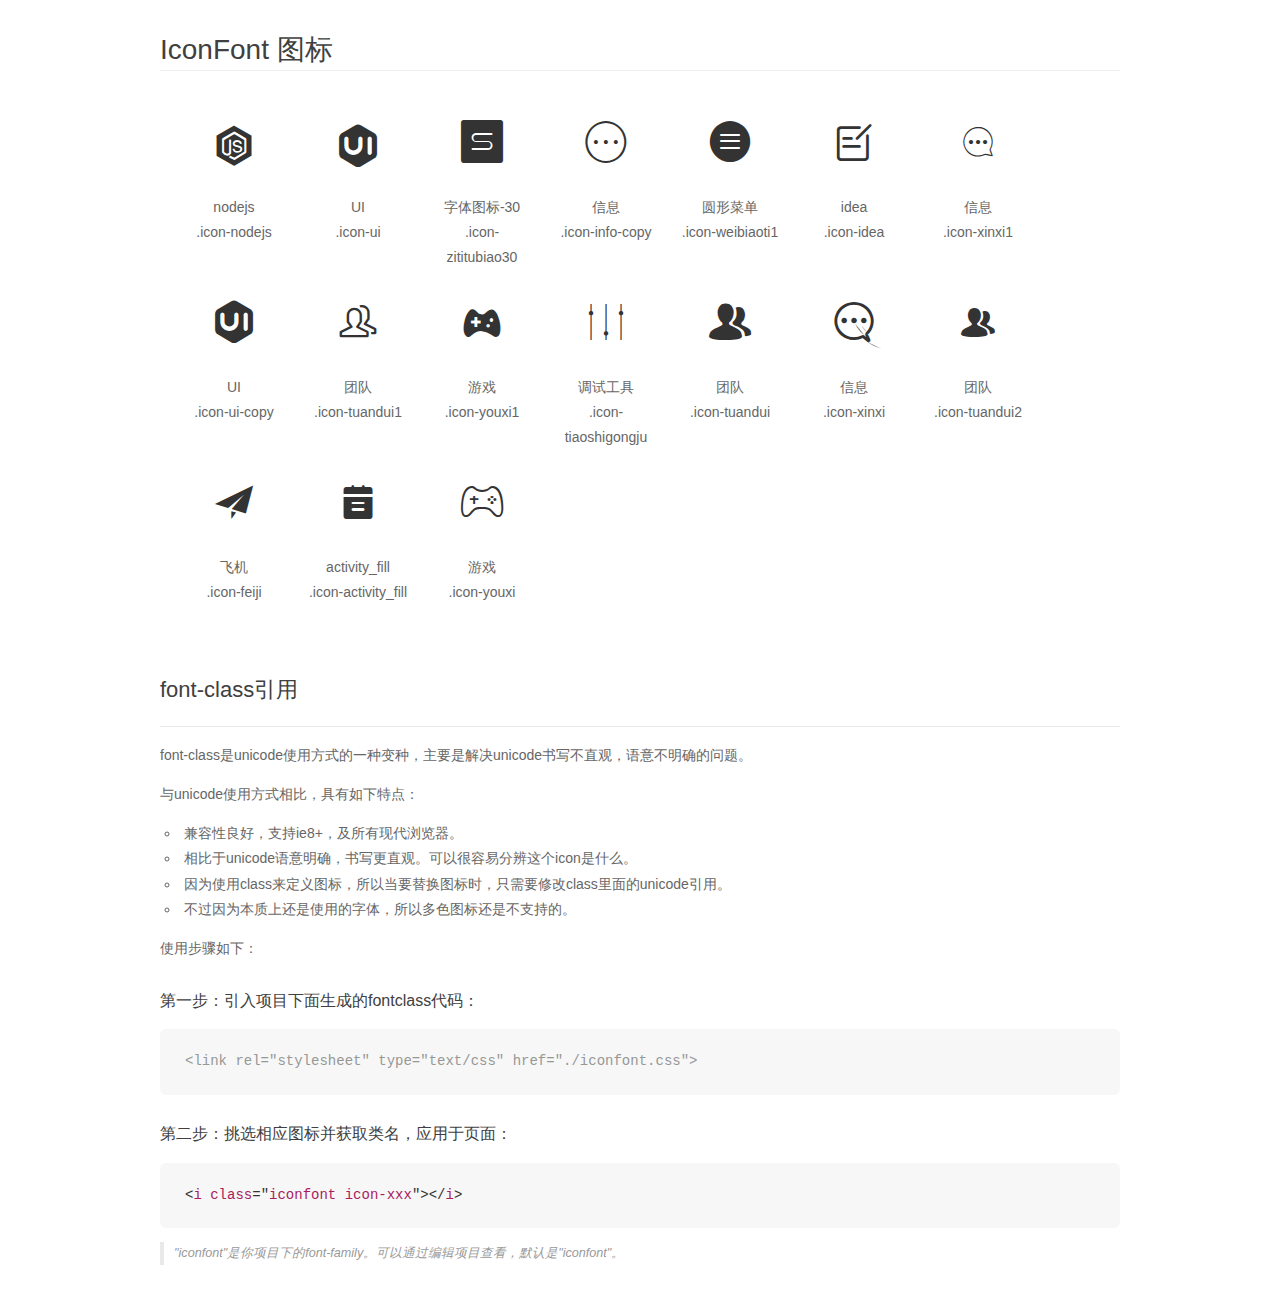
<file: lib/demo_fontclass.html>
<!DOCTYPE html>
<html>
<head>
    <meta charset="utf-8"/>
    <title>IconFont</title>
    <link rel="stylesheet" href="demo.css">
    <link rel="stylesheet" href="iconfont.css">
</head>
<body>
    <div class="main markdown">
        <h1>IconFont 图标</h1>
        <ul class="icon_lists clear">
            
                <li>
                <i class="icon iconfont icon-nodejs"></i>
                    <div class="name">nodejs</div>
                    <div class="fontclass">.icon-nodejs</div>
                </li>
            
                <li>
                <i class="icon iconfont icon-ui"></i>
                    <div class="name">UI</div>
                    <div class="fontclass">.icon-ui</div>
                </li>
            
                <li>
                <i class="icon iconfont icon-zititubiao30"></i>
                    <div class="name">字体图标-30</div>
                    <div class="fontclass">.icon-zititubiao30</div>
                </li>
            
                <li>
                <i class="icon iconfont icon-info-copy"></i>
                    <div class="name">信息</div>
                    <div class="fontclass">.icon-info-copy</div>
                </li>
            
                <li>
                <i class="icon iconfont icon-weibiaoti1"></i>
                    <div class="name">圆形菜单</div>
                    <div class="fontclass">.icon-weibiaoti1</div>
                </li>
            
                <li>
                <i class="icon iconfont icon-idea"></i>
                    <div class="name">idea</div>
                    <div class="fontclass">.icon-idea</div>
                </li>
            
                <li>
                <i class="icon iconfont icon-xinxi1"></i>
                    <div class="name">信息</div>
                    <div class="fontclass">.icon-xinxi1</div>
                </li>
            
                <li>
                <i class="icon iconfont icon-ui-copy"></i>
                    <div class="name">UI</div>
                    <div class="fontclass">.icon-ui-copy</div>
                </li>
            
                <li>
                <i class="icon iconfont icon-tuandui1"></i>
                    <div class="name">团队</div>
                    <div class="fontclass">.icon-tuandui1</div>
                </li>
            
                <li>
                <i class="icon iconfont icon-youxi1"></i>
                    <div class="name">游戏</div>
                    <div class="fontclass">.icon-youxi1</div>
                </li>
            
                <li>
                <i class="icon iconfont icon-tiaoshigongju"></i>
                    <div class="name">调试工具</div>
                    <div class="fontclass">.icon-tiaoshigongju</div>
                </li>
            
                <li>
                <i class="icon iconfont icon-tuandui"></i>
                    <div class="name">团队</div>
                    <div class="fontclass">.icon-tuandui</div>
                </li>
            
                <li>
                <i class="icon iconfont icon-xinxi"></i>
                    <div class="name">信息</div>
                    <div class="fontclass">.icon-xinxi</div>
                </li>
            
                <li>
                <i class="icon iconfont icon-tuandui2"></i>
                    <div class="name">团队</div>
                    <div class="fontclass">.icon-tuandui2</div>
                </li>
            
                <li>
                <i class="icon iconfont icon-feiji"></i>
                    <div class="name">飞机</div>
                    <div class="fontclass">.icon-feiji</div>
                </li>
            
                <li>
                <i class="icon iconfont icon-activity_fill"></i>
                    <div class="name">activity_fill</div>
                    <div class="fontclass">.icon-activity_fill</div>
                </li>
            
                <li>
                <i class="icon iconfont icon-youxi"></i>
                    <div class="name">游戏</div>
                    <div class="fontclass">.icon-youxi</div>
                </li>
            
        </ul>

        <h2 id="font-class-">font-class引用</h2>
        <hr>

        <p>font-class是unicode使用方式的一种变种，主要是解决unicode书写不直观，语意不明确的问题。</p>
        <p>与unicode使用方式相比，具有如下特点：</p>
        <ul>
        <li>兼容性良好，支持ie8+，及所有现代浏览器。</li>
        <li>相比于unicode语意明确，书写更直观。可以很容易分辨这个icon是什么。</li>
        <li>因为使用class来定义图标，所以当要替换图标时，只需要修改class里面的unicode引用。</li>
        <li>不过因为本质上还是使用的字体，所以多色图标还是不支持的。</li>
        </ul>
        <p>使用步骤如下：</p>
        <h3 id="-fontclass-">第一步：引入项目下面生成的fontclass代码：</h3>


        <pre><code class="lang-js hljs javascript"><span class="hljs-comment">&lt;link rel="stylesheet" type="text/css" href="./iconfont.css"&gt;</span></code></pre>
        <h3 id="-">第二步：挑选相应图标并获取类名，应用于页面：</h3>
        <pre><code class="lang-css hljs">&lt;<span class="hljs-selector-tag">i</span> <span class="hljs-selector-tag">class</span>="<span class="hljs-selector-tag">iconfont</span> <span class="hljs-selector-tag">icon-xxx</span>"&gt;&lt;/<span class="hljs-selector-tag">i</span>&gt;</code></pre>
        <blockquote>
        <p>"iconfont"是你项目下的font-family。可以通过编辑项目查看，默认是"iconfont"。</p>
        </blockquote>
    </div>
</body>
</html>
</file>
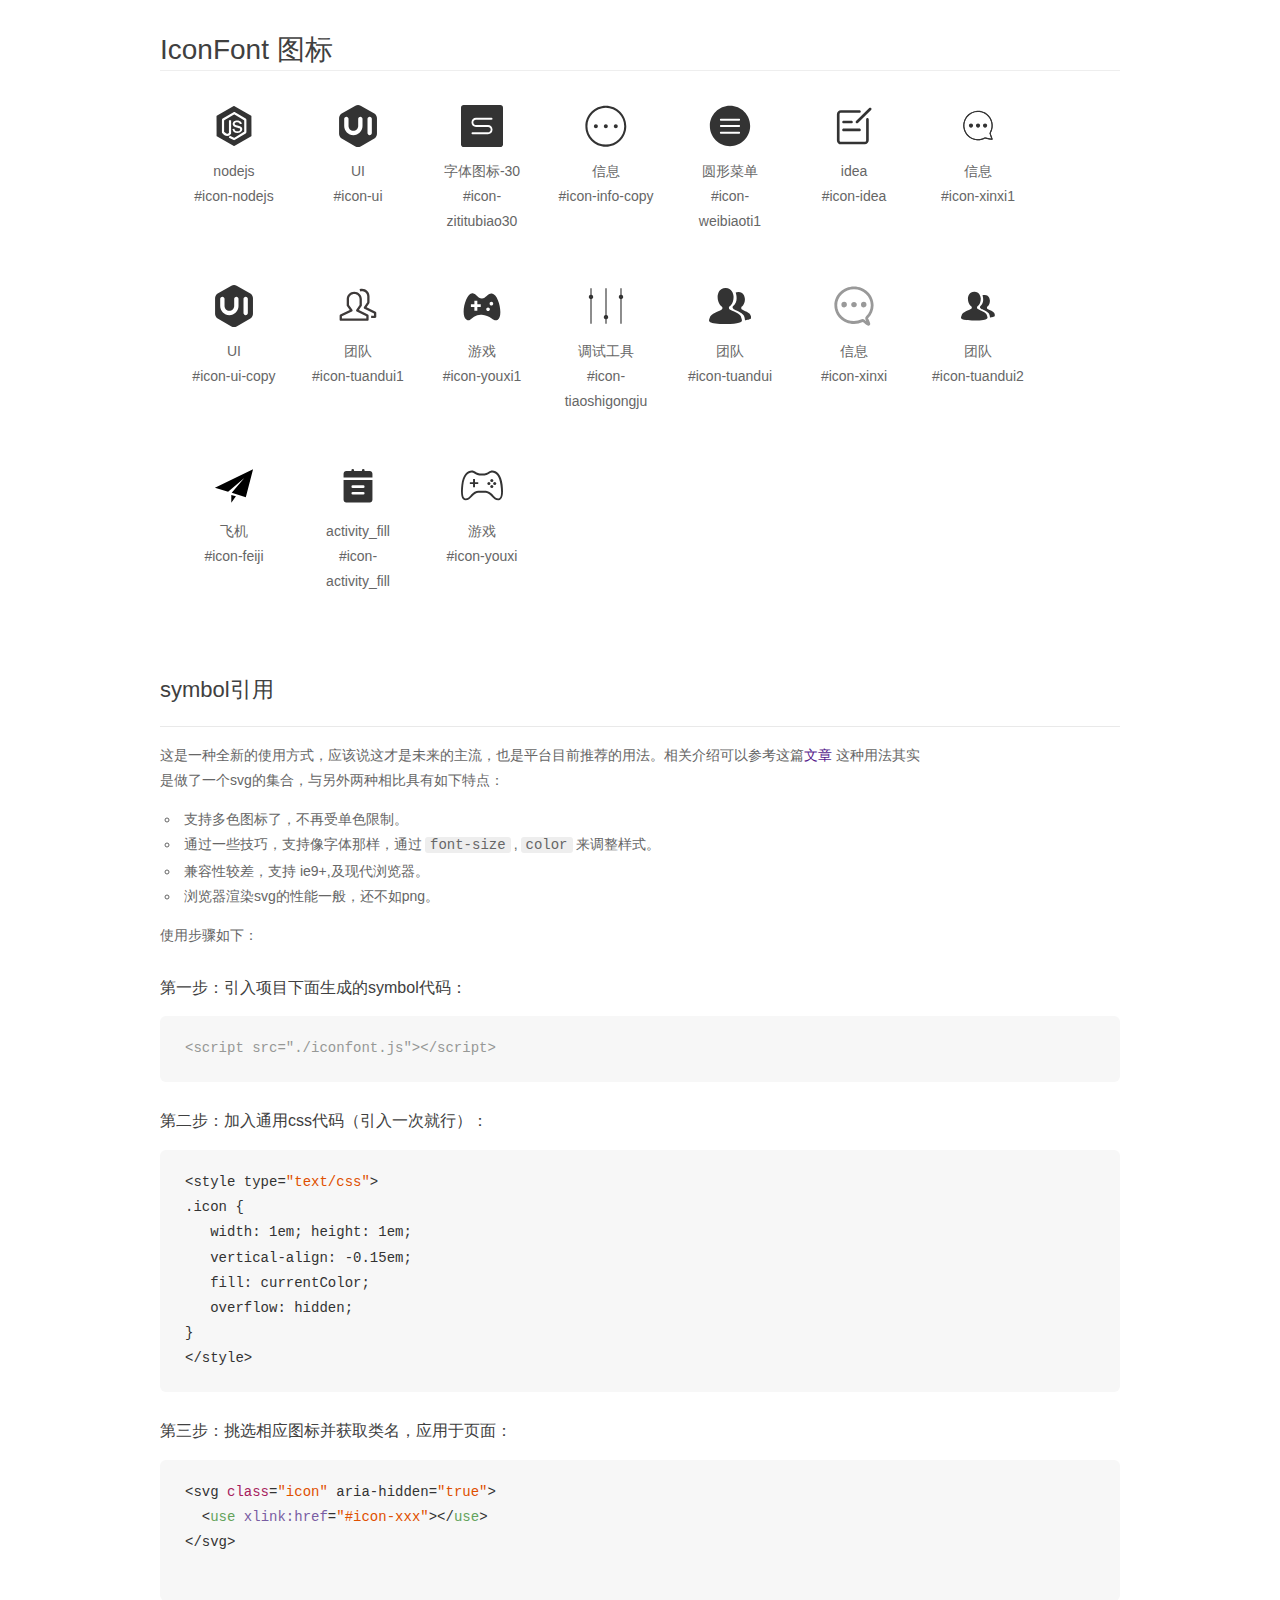
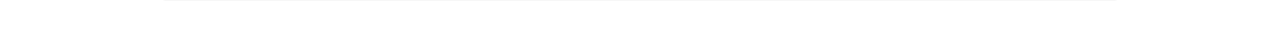
<file: lib/demo_symbol.html>
<!DOCTYPE html>
<html>
<head>
    <meta charset="utf-8"/>
    <title>IconFont</title>
    <link rel="stylesheet" href="demo.css">
    <script src="iconfont.js"></script>

    <style type="text/css">
        .icon {
          /* 通过设置 font-size 来改变图标大小 */
          width: 1em; height: 1em;
          /* 图标和文字相邻时，垂直对齐 */
          vertical-align: -0.15em;
          /* 通过设置 color 来改变 SVG 的颜色/fill */
          fill: currentColor;
          /* path 和 stroke 溢出 viewBox 部分在 IE 下会显示
             normalize.css 中也包含这行 */
          overflow: hidden;
        }

    </style>
</head>
<body>
    <div class="main markdown">
        <h1>IconFont 图标</h1>
        <ul class="icon_lists clear">
            
                <li>
                    <svg class="icon" aria-hidden="true">
                        <use xlink:href="#icon-nodejs"></use>
                    </svg>
                    <div class="name">nodejs</div>
                    <div class="fontclass">#icon-nodejs</div>
                </li>
            
                <li>
                    <svg class="icon" aria-hidden="true">
                        <use xlink:href="#icon-ui"></use>
                    </svg>
                    <div class="name">UI</div>
                    <div class="fontclass">#icon-ui</div>
                </li>
            
                <li>
                    <svg class="icon" aria-hidden="true">
                        <use xlink:href="#icon-zititubiao30"></use>
                    </svg>
                    <div class="name">字体图标-30</div>
                    <div class="fontclass">#icon-zititubiao30</div>
                </li>
            
                <li>
                    <svg class="icon" aria-hidden="true">
                        <use xlink:href="#icon-info-copy"></use>
                    </svg>
                    <div class="name">信息</div>
                    <div class="fontclass">#icon-info-copy</div>
                </li>
            
                <li>
                    <svg class="icon" aria-hidden="true">
                        <use xlink:href="#icon-weibiaoti1"></use>
                    </svg>
                    <div class="name">圆形菜单</div>
                    <div class="fontclass">#icon-weibiaoti1</div>
                </li>
            
                <li>
                    <svg class="icon" aria-hidden="true">
                        <use xlink:href="#icon-idea"></use>
                    </svg>
                    <div class="name">idea</div>
                    <div class="fontclass">#icon-idea</div>
                </li>
            
                <li>
                    <svg class="icon" aria-hidden="true">
                        <use xlink:href="#icon-xinxi1"></use>
                    </svg>
                    <div class="name">信息</div>
                    <div class="fontclass">#icon-xinxi1</div>
                </li>
            
                <li>
                    <svg class="icon" aria-hidden="true">
                        <use xlink:href="#icon-ui-copy"></use>
                    </svg>
                    <div class="name">UI</div>
                    <div class="fontclass">#icon-ui-copy</div>
                </li>
            
                <li>
                    <svg class="icon" aria-hidden="true">
                        <use xlink:href="#icon-tuandui1"></use>
                    </svg>
                    <div class="name">团队</div>
                    <div class="fontclass">#icon-tuandui1</div>
                </li>
            
                <li>
                    <svg class="icon" aria-hidden="true">
                        <use xlink:href="#icon-youxi1"></use>
                    </svg>
                    <div class="name">游戏</div>
                    <div class="fontclass">#icon-youxi1</div>
                </li>
            
                <li>
                    <svg class="icon" aria-hidden="true">
                        <use xlink:href="#icon-tiaoshigongju"></use>
                    </svg>
                    <div class="name">调试工具</div>
                    <div class="fontclass">#icon-tiaoshigongju</div>
                </li>
            
                <li>
                    <svg class="icon" aria-hidden="true">
                        <use xlink:href="#icon-tuandui"></use>
                    </svg>
                    <div class="name">团队</div>
                    <div class="fontclass">#icon-tuandui</div>
                </li>
            
                <li>
                    <svg class="icon" aria-hidden="true">
                        <use xlink:href="#icon-xinxi"></use>
                    </svg>
                    <div class="name">信息</div>
                    <div class="fontclass">#icon-xinxi</div>
                </li>
            
                <li>
                    <svg class="icon" aria-hidden="true">
                        <use xlink:href="#icon-tuandui2"></use>
                    </svg>
                    <div class="name">团队</div>
                    <div class="fontclass">#icon-tuandui2</div>
                </li>
            
                <li>
                    <svg class="icon" aria-hidden="true">
                        <use xlink:href="#icon-feiji"></use>
                    </svg>
                    <div class="name">飞机</div>
                    <div class="fontclass">#icon-feiji</div>
                </li>
            
                <li>
                    <svg class="icon" aria-hidden="true">
                        <use xlink:href="#icon-activity_fill"></use>
                    </svg>
                    <div class="name">activity_fill</div>
                    <div class="fontclass">#icon-activity_fill</div>
                </li>
            
                <li>
                    <svg class="icon" aria-hidden="true">
                        <use xlink:href="#icon-youxi"></use>
                    </svg>
                    <div class="name">游戏</div>
                    <div class="fontclass">#icon-youxi</div>
                </li>
            
        </ul>


        <h2 id="symbol-">symbol引用</h2>
        <hr>

        <p>这是一种全新的使用方式，应该说这才是未来的主流，也是平台目前推荐的用法。相关介绍可以参考这篇<a href="">文章</a>
        这种用法其实是做了一个svg的集合，与另外两种相比具有如下特点：</p>
        <ul>
          <li>支持多色图标了，不再受单色限制。</li>
          <li>通过一些技巧，支持像字体那样，通过<code>font-size</code>,<code>color</code>来调整样式。</li>
          <li>兼容性较差，支持 ie9+,及现代浏览器。</li>
          <li>浏览器渲染svg的性能一般，还不如png。</li>
        </ul>
        <p>使用步骤如下：</p>
        <h3 id="-symbol-">第一步：引入项目下面生成的symbol代码：</h3>
        <pre><code class="lang-js hljs javascript"><span class="hljs-comment">&lt;script src="./iconfont.js"&gt;&lt;/script&gt;</span></code></pre>
        <h3 id="-css-">第二步：加入通用css代码（引入一次就行）：</h3>
        <pre><code class="lang-js hljs javascript">&lt;style type=<span class="hljs-string">"text/css"</span>&gt;
.icon {
   width: <span class="hljs-number">1</span>em; height: <span class="hljs-number">1</span>em;
   vertical-align: <span class="hljs-number">-0.15</span>em;
   fill: currentColor;
   overflow: hidden;
}
&lt;<span class="hljs-regexp">/style&gt;</span></code></pre>
        <h3 id="-">第三步：挑选相应图标并获取类名，应用于页面：</h3>
        <pre><code class="lang-js hljs javascript">&lt;svg <span class="hljs-class"><span class="hljs-keyword">class</span></span>=<span class="hljs-string">"icon"</span> aria-hidden=<span class="hljs-string">"true"</span>&gt;<span class="xml"><span class="hljs-tag">
  &lt;<span class="hljs-name">use</span> <span class="hljs-attr">xlink:href</span>=<span class="hljs-string">"#icon-xxx"</span>&gt;</span><span class="hljs-tag">&lt;/<span class="hljs-name">use</span>&gt;</span>
</span>&lt;<span class="hljs-regexp">/svg&gt;
        </span></code></pre>
    </div>
</body>
</html>
</file>
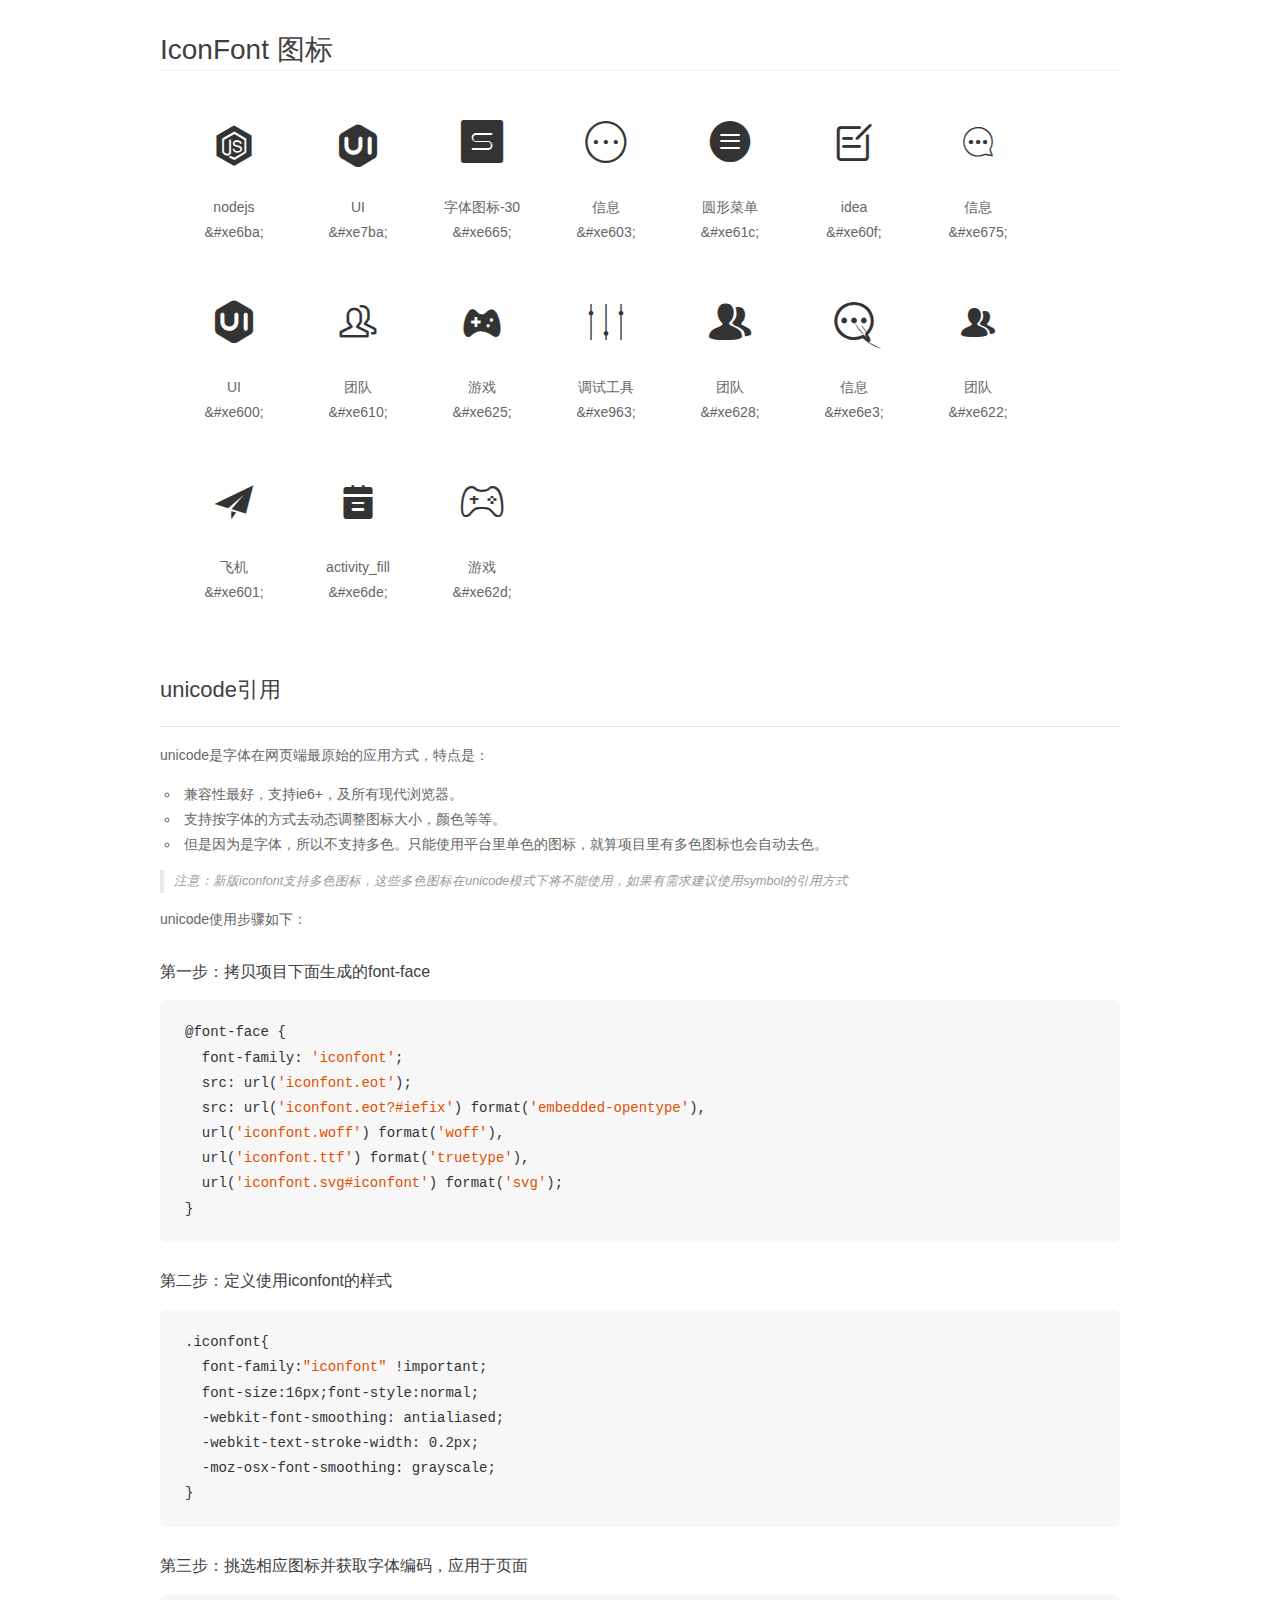
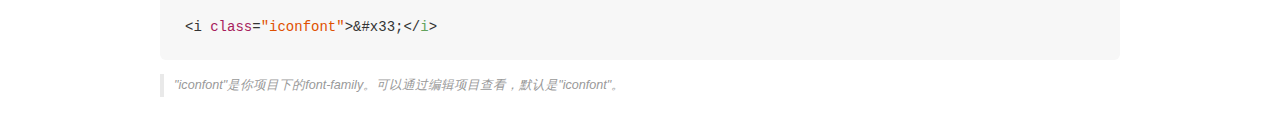
<file: lib/demo_unicode.html>
<!DOCTYPE html>
<html>
<head>
    <meta charset="utf-8"/>
    <title>IconFont</title>
    <link rel="stylesheet" href="demo.css">

    <style type="text/css">

        @font-face {font-family: "iconfont";
          src: url('iconfont.eot'); /* IE9*/
          src: url('iconfont.eot#iefix') format('embedded-opentype'), /* IE6-IE8 */
          url('iconfont.woff') format('woff'), /* chrome, firefox */
          url('iconfont.ttf') format('truetype'), /* chrome, firefox, opera, Safari, Android, iOS 4.2+*/
          url('iconfont.svg#iconfont') format('svg'); /* iOS 4.1- */
        }

        .iconfont {
          font-family:"iconfont" !important;
          font-size:16px;
          font-style:normal;
          -webkit-font-smoothing: antialiased;
          -webkit-text-stroke-width: 0.2px;
          -moz-osx-font-smoothing: grayscale;
        }

    </style>
</head>
<body>
    <div class="main markdown">
        <h1>IconFont 图标</h1>
        <ul class="icon_lists clear">
            
                <li>
                <i class="icon iconfont">&#xe6ba;</i>
                    <div class="name">nodejs</div>
                    <div class="code">&amp;#xe6ba;</div>
                </li>
            
                <li>
                <i class="icon iconfont">&#xe7ba;</i>
                    <div class="name">UI</div>
                    <div class="code">&amp;#xe7ba;</div>
                </li>
            
                <li>
                <i class="icon iconfont">&#xe665;</i>
                    <div class="name">字体图标-30</div>
                    <div class="code">&amp;#xe665;</div>
                </li>
            
                <li>
                <i class="icon iconfont">&#xe603;</i>
                    <div class="name">信息</div>
                    <div class="code">&amp;#xe603;</div>
                </li>
            
                <li>
                <i class="icon iconfont">&#xe61c;</i>
                    <div class="name">圆形菜单</div>
                    <div class="code">&amp;#xe61c;</div>
                </li>
            
                <li>
                <i class="icon iconfont">&#xe60f;</i>
                    <div class="name">idea</div>
                    <div class="code">&amp;#xe60f;</div>
                </li>
            
                <li>
                <i class="icon iconfont">&#xe675;</i>
                    <div class="name">信息</div>
                    <div class="code">&amp;#xe675;</div>
                </li>
            
                <li>
                <i class="icon iconfont">&#xe600;</i>
                    <div class="name">UI</div>
                    <div class="code">&amp;#xe600;</div>
                </li>
            
                <li>
                <i class="icon iconfont">&#xe610;</i>
                    <div class="name">团队</div>
                    <div class="code">&amp;#xe610;</div>
                </li>
            
                <li>
                <i class="icon iconfont">&#xe625;</i>
                    <div class="name">游戏</div>
                    <div class="code">&amp;#xe625;</div>
                </li>
            
                <li>
                <i class="icon iconfont">&#xe963;</i>
                    <div class="name">调试工具</div>
                    <div class="code">&amp;#xe963;</div>
                </li>
            
                <li>
                <i class="icon iconfont">&#xe628;</i>
                    <div class="name">团队</div>
                    <div class="code">&amp;#xe628;</div>
                </li>
            
                <li>
                <i class="icon iconfont">&#xe6e3;</i>
                    <div class="name">信息</div>
                    <div class="code">&amp;#xe6e3;</div>
                </li>
            
                <li>
                <i class="icon iconfont">&#xe622;</i>
                    <div class="name">团队</div>
                    <div class="code">&amp;#xe622;</div>
                </li>
            
                <li>
                <i class="icon iconfont">&#xe601;</i>
                    <div class="name">飞机</div>
                    <div class="code">&amp;#xe601;</div>
                </li>
            
                <li>
                <i class="icon iconfont">&#xe6de;</i>
                    <div class="name">activity_fill</div>
                    <div class="code">&amp;#xe6de;</div>
                </li>
            
                <li>
                <i class="icon iconfont">&#xe62d;</i>
                    <div class="name">游戏</div>
                    <div class="code">&amp;#xe62d;</div>
                </li>
            
        </ul>
        <h2 id="unicode-">unicode引用</h2>
        <hr>

        <p>unicode是字体在网页端最原始的应用方式，特点是：</p>
        <ul>
        <li>兼容性最好，支持ie6+，及所有现代浏览器。</li>
        <li>支持按字体的方式去动态调整图标大小，颜色等等。</li>
        <li>但是因为是字体，所以不支持多色。只能使用平台里单色的图标，就算项目里有多色图标也会自动去色。</li>
        </ul>
        <blockquote>
        <p>注意：新版iconfont支持多色图标，这些多色图标在unicode模式下将不能使用，如果有需求建议使用symbol的引用方式</p>
        </blockquote>
        <p>unicode使用步骤如下：</p>
        <h3 id="-font-face">第一步：拷贝项目下面生成的font-face</h3>
        <pre><code class="lang-js hljs javascript">@font-face {
  font-family: <span class="hljs-string">'iconfont'</span>;
  src: url(<span class="hljs-string">'iconfont.eot'</span>);
  src: url(<span class="hljs-string">'iconfont.eot?#iefix'</span>) format(<span class="hljs-string">'embedded-opentype'</span>),
  url(<span class="hljs-string">'iconfont.woff'</span>) format(<span class="hljs-string">'woff'</span>),
  url(<span class="hljs-string">'iconfont.ttf'</span>) format(<span class="hljs-string">'truetype'</span>),
  url(<span class="hljs-string">'iconfont.svg#iconfont'</span>) format(<span class="hljs-string">'svg'</span>);
}
</code></pre>
        <h3 id="-iconfont-">第二步：定义使用iconfont的样式</h3>
        <pre><code class="lang-js hljs javascript">.iconfont{
  font-family:<span class="hljs-string">"iconfont"</span> !important;
  font-size:<span class="hljs-number">16</span>px;font-style:normal;
  -webkit-font-smoothing: antialiased;
  -webkit-text-stroke-width: <span class="hljs-number">0.2</span>px;
  -moz-osx-font-smoothing: grayscale;
}
</code></pre>
        <h3 id="-">第三步：挑选相应图标并获取字体编码，应用于页面</h3>
        <pre><code class="lang-js hljs javascript">&lt;i <span class="hljs-class"><span class="hljs-keyword">class</span></span>=<span class="hljs-string">"iconfont"</span>&gt;&amp;#x33;<span class="xml"><span class="hljs-tag">&lt;/<span class="hljs-name">i</span>&gt;</span></span></code></pre>

        <blockquote>
        <p>"iconfont"是你项目下的font-family。可以通过编辑项目查看，默认是"iconfont"。</p>
        </blockquote>
    </div>


</body>
</html>
</file>
<file: lib/iconfont.css>
@font-face {font-family: "iconfont";
  src: url('iconfont.eot?t=1499212244306'); /* IE9*/
  src: url('iconfont.eot?t=1499212244306#iefix') format('embedded-opentype'), /* IE6-IE8 */
  url('iconfont.woff?t=1499212244306') format('woff'), /* chrome, firefox */
  url('iconfont.ttf?t=1499212244306') format('truetype'), /* chrome, firefox, opera, Safari, Android, iOS 4.2+*/
  url('iconfont.svg?t=1499212244306#iconfont') format('svg'); /* iOS 4.1- */
}

.iconfont {
  font-family:"iconfont" !important;
  font-size:16px;
  font-style:normal;
  -webkit-font-smoothing: antialiased;
  -moz-osx-font-smoothing: grayscale;
}

.icon-nodejs:before { content: "\e6ba"; }

.icon-ui:before { content: "\e7ba"; }

.icon-zititubiao30:before { content: "\e665"; }

.icon-info-copy:before { content: "\e603"; }

.icon-weibiaoti1:before { content: "\e61c"; }

.icon-idea:before { content: "\e60f"; }

.icon-xinxi1:before { content: "\e675"; }

.icon-ui-copy:before { content: "\e600"; }

.icon-tuandui1:before { content: "\e610"; }

.icon-youxi1:before { content: "\e625"; }

.icon-tiaoshigongju:before { content: "\e963"; }

.icon-tuandui:before { content: "\e628"; }

.icon-xinxi:before { content: "\e6e3"; }

.icon-tuandui2:before { content: "\e622"; }

.icon-feiji:before { content: "\e601"; }

.icon-activity_fill:before { content: "\e6de"; }

.icon-youxi:before { content: "\e62d"; }
</file>
<file: lib/demo.css>
*{margin: 0;padding: 0;list-style: none;}
/*
KISSY CSS Reset
理念：1. reset 的目的不是清除浏览器的默认样式，这仅是部分工作。清除和重置是紧密不可分的。
2. reset 的目的不是让默认样式在所有浏览器下一致，而是减少默认样式有可能带来的问题。
3. reset 期望提供一套普适通用的基础样式。但没有银弹，推荐根据具体需求，裁剪和修改后再使用。
特色：1. 适应中文；2. 基于最新主流浏览器。
维护：玉伯<lifesinger@gmail.com>, 正淳<ragecarrier@gmail.com>
 */

/** 清除内外边距 **/
body, h1, h2, h3, h4, h5, h6, hr, p, blockquote, /* structural elements 结构元素 */
dl, dt, dd, ul, ol, li, /* list elements 列表元素 */
pre, /* text formatting elements 文本格式元素 */
form, fieldset, legend, button, input, textarea, /* form elements 表单元素 */
th, td /* table elements 表格元素 */ {
  margin: 0;
  padding: 0;
}

/** 设置默认字体 **/
body,
button, input, select, textarea /* for ie */ {
  font: 12px/1.5 tahoma, arial, \5b8b\4f53, sans-serif;
}
h1, h2, h3, h4, h5, h6 { font-size: 100%; }
address, cite, dfn, em, var { font-style: normal; } /* 将斜体扶正 */
code, kbd, pre, samp { font-family: courier new, courier, monospace; } /* 统一等宽字体 */
small { font-size: 12px; } /* 小于 12px 的中文很难阅读，让 small 正常化 */

/** 重置列表元素 **/
ul, ol { list-style: none; }

/** 重置文本格式元素 **/
a { text-decoration: none; }
a:hover { text-decoration: underline; }


/** 重置表单元素 **/
legend { color: #000; } /* for ie6 */
fieldset, img { border: 0; } /* img 搭车：让链接里的 img 无边框 */
button, input, select, textarea { font-size: 100%; } /* 使得表单元素在 ie 下能继承字体大小 */
/* 注：optgroup 无法扶正 */

/** 重置表格元素 **/
table { border-collapse: collapse; border-spacing: 0; }

/* 清除浮动 */
.ks-clear:after, .clear:after {
  content: '\20';
  display: block;
  height: 0;
  clear: both;
}
.ks-clear, .clear {
  *zoom: 1;
}

.main {
  padding: 30px 100px;
width: 960px;
margin: 0 auto;
}
.main h1{font-size:36px; color:#333; text-align:left;margin-bottom:30px; border-bottom: 1px solid #eee;}

.helps{margin-top:40px;}
.helps pre{
  padding:20px;
  margin:10px 0;
  border:solid 1px #e7e1cd;
  background-color: #fffdef;
  overflow: auto;
}

.icon_lists{
  width: 100% !important;

}

.icon_lists li{
  float:left;
  width: 100px;
  height:180px;
  text-align: center;
  list-style: none !important;
}
.icon_lists .icon{
  font-size: 42px;
  line-height: 100px;
  margin: 10px 0;
  color:#333;
  -webkit-transition: font-size 0.25s ease-out 0s;
  -moz-transition: font-size 0.25s ease-out 0s;
  transition: font-size 0.25s ease-out 0s;

}
.icon_lists .icon:hover{
  font-size: 100px;
}



.markdown {
  color: #666;
  font-size: 14px;
  line-height: 1.8;
}

.highlight {
  line-height: 1.5;
}

.markdown img {
  vertical-align: middle;
  max-width: 100%;
}

.markdown h1 {
  color: #404040;
  font-weight: 500;
  line-height: 40px;
  margin-bottom: 24px;
}

.markdown h2,
.markdown h3,
.markdown h4,
.markdown h5,
.markdown h6 {
  color: #404040;
  margin: 1.6em 0 0.6em 0;
  font-weight: 500;
  clear: both;
}

.markdown h1 {
  font-size: 28px;
}

.markdown h2 {
  font-size: 22px;
}

.markdown h3 {
  font-size: 16px;
}

.markdown h4 {
  font-size: 14px;
}

.markdown h5 {
  font-size: 12px;
}

.markdown h6 {
  font-size: 12px;
}

.markdown hr {
  height: 1px;
  border: 0;
  background: #e9e9e9;
  margin: 16px 0;
  clear: both;
}

.markdown p,
.markdown pre {
  margin: 1em 0;
}

.markdown > p,
.markdown > blockquote,
.markdown > .highlight,
.markdown > ol,
.markdown > ul {
  width: 80%;
}

.markdown ul > li {
  list-style: circle;
}

.markdown > ul li,
.markdown blockquote ul > li {
  margin-left: 20px;
  padding-left: 4px;
}

.markdown > ul li p,
.markdown > ol li p {
  margin: 0.6em 0;
}

.markdown ol > li {
  list-style: decimal;
}

.markdown > ol li,
.markdown blockquote ol > li {
  margin-left: 20px;
  padding-left: 4px;
}

.markdown code {
  margin: 0 3px;
  padding: 0 5px;
  background: #eee;
  border-radius: 3px;
}

.markdown pre {
  border-radius: 6px;
  background: #f7f7f7;
  padding: 20px;
}

.markdown pre code {
  border: none;
  background: #f7f7f7;
  margin: 0;
}

.markdown strong,
.markdown b {
  font-weight: 600;
}

.markdown > table {
  border-collapse: collapse;
  border-spacing: 0px;
  empty-cells: show;
  border: 1px solid #e9e9e9;
  width: 95%;
  margin-bottom: 24px;
}

.markdown > table th {
  white-space: nowrap;
  color: #333;
  font-weight: 600;

}

.markdown > table th,
.markdown > table td {
  border: 1px solid #e9e9e9;
  padding: 8px 16px;
  text-align: left;
}

.markdown > table th {
  background: #F7F7F7;
}

.markdown blockquote {
  font-size: 90%;
  color: #999;
  border-left: 4px solid #e9e9e9;
  padding-left: 0.8em;
  margin: 1em 0;
  font-style: italic;
}

.markdown blockquote p {
  margin: 0;
}

.markdown .anchor {
  opacity: 0;
  transition: opacity 0.3s ease;
  margin-left: 8px;
}

.markdown .waiting {
  color: #ccc;
}

.markdown h1:hover .anchor,
.markdown h2:hover .anchor,
.markdown h3:hover .anchor,
.markdown h4:hover .anchor,
.markdown h5:hover .anchor,
.markdown h6:hover .anchor {
  opacity: 1;
  display: inline-block;
}

.markdown > br,
.markdown > p > br {
  clear: both;
}


.hljs {
  display: block;
  background: white;
  padding: 0.5em;
  color: #333333;
  overflow-x: auto;
}

.hljs-comment,
.hljs-meta {
  color: #969896;
}

.hljs-string,
.hljs-variable,
.hljs-template-variable,
.hljs-strong,
.hljs-emphasis,
.hljs-quote {
  color: #df5000;
}

.hljs-keyword,
.hljs-selector-tag,
.hljs-type {
  color: #a71d5d;
}

.hljs-literal,
.hljs-symbol,
.hljs-bullet,
.hljs-attribute {
  color: #0086b3;
}

.hljs-section,
.hljs-name {
  color: #63a35c;
}

.hljs-tag {
  color: #333333;
}

.hljs-title,
.hljs-attr,
.hljs-selector-id,
.hljs-selector-class,
.hljs-selector-attr,
.hljs-selector-pseudo {
  color: #795da3;
}

.hljs-addition {
  color: #55a532;
  background-color: #eaffea;
}

.hljs-deletion {
  color: #bd2c00;
  background-color: #ffecec;
}

.hljs-link {
  text-decoration: underline;
}

pre{
  background: #fff;
}
</file>
